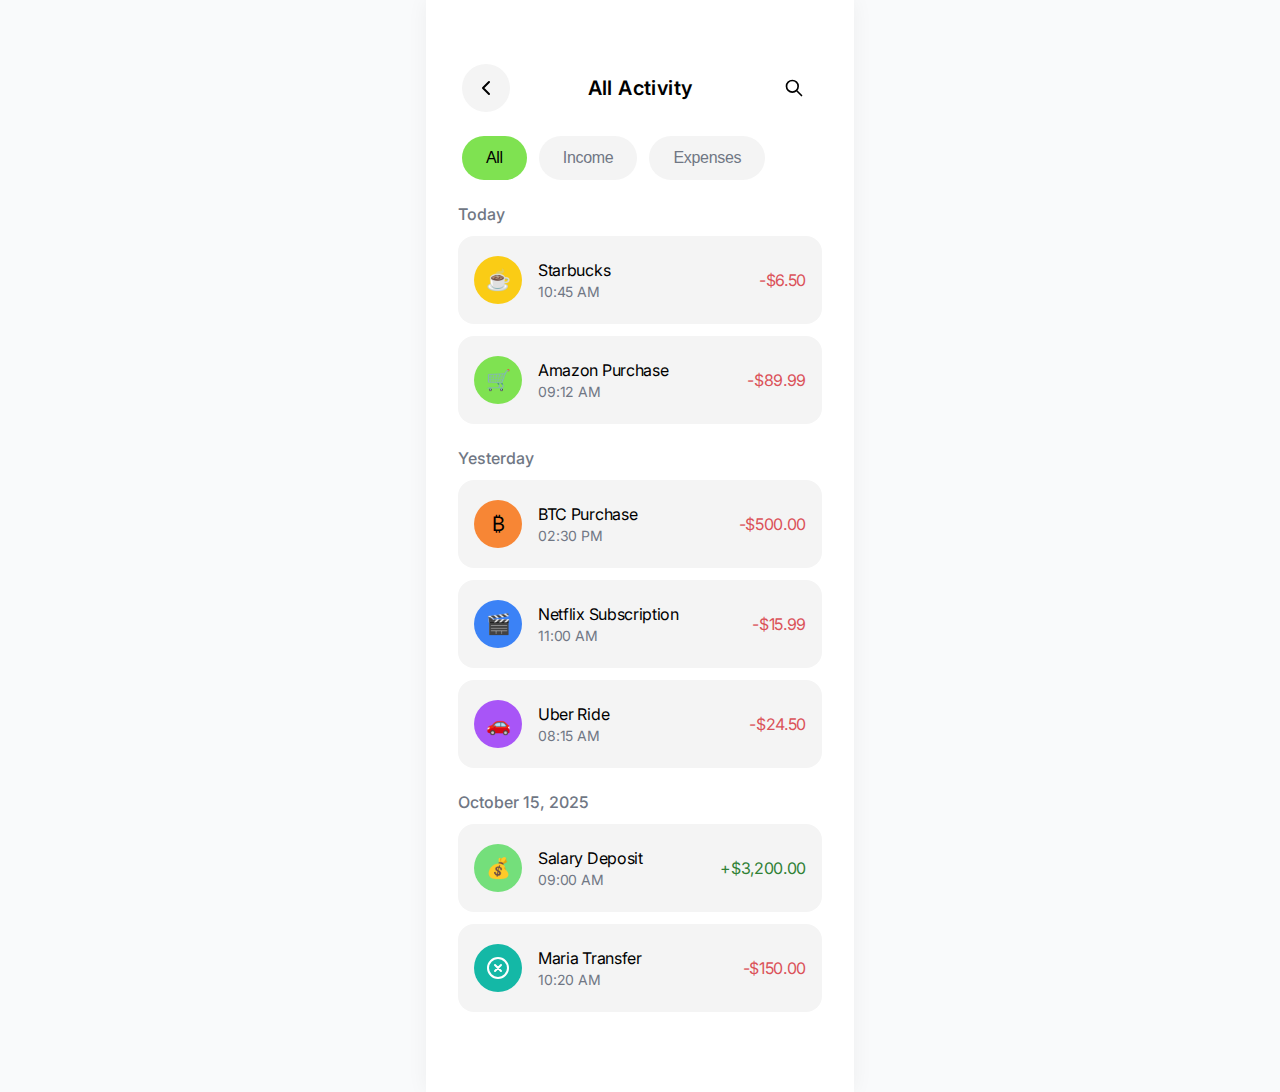
<file: activity.html>
<!DOCTYPE html>
<html lang="en">

<head>
    <meta charset="UTF-8">
    <meta name="viewport" content="width=device-width, initial-scale=1.0">
    <title>Activity - EZ-Banko</title>
    <link rel="preconnect" href="https://fonts.googleapis.com">
    <link rel="preconnect" href="https://fonts.gstatic.com" crossorigin>
    <link href="https://fonts.googleapis.com/css2?family=Inter:wght@400;500;600&display=swap" rel="stylesheet">
    <link rel="stylesheet" href="styles.css">
    <link rel="stylesheet" href="activity.css">
    <style>
        .activity-item {
            animation: none;
            /* Disable slide up animation for static list */
        }
    </style>
</head>

<body>
    <div class="app-wrapper">
        <div class="app-container">
            <!-- Header -->
            <header class="header subpage-header">
                <a href="index.html" class="icon-btn back-btn" aria-label="Go Back">
                    <svg width="24" height="24" viewBox="0 0 24 24" fill="none" xmlns="http://www.w3.org/2000/svg">
                        <path d="M15 18L9 12L15 6" stroke="var(--color-black)" stroke-width="2" stroke-linecap="round"
                            stroke-linejoin="round" />
                    </svg>
                </a>
                <div class="header-text">
                    <h1>All Activity</h1>
                </div>
                <button class="icon-btn" aria-label="Search">
                    <svg width="20" height="20" viewBox="0 0 24 24" fill="none" xmlns="http://www.w3.org/2000/svg">
                        <path
                            d="M21 21L15 15M17 10C17 13.866 13.866 17 10 17C6.13401 17 3 13.866 3 10C3 6.13401 6.13401 3 10 3C13.866 3 17 6.13401 17 10Z"
                            stroke="var(--color-black)" stroke-width="2" stroke-linecap="round"
                            stroke-linejoin="round" />
                    </svg>
                </button>
            </header>

            <!-- Filters -->
            <div class="card-filters activity-filters">
                <button class="pill active">All</button>
                <button class="pill">Income</button>
                <button class="pill">Expenses</button>
            </div>

            <!-- Activity List -->
            <section class="activity-full-list">

                <h3 class="date-header">Today</h3>
                <div class="activity-list">
                    <div class="activity-item">
                        <div class="activity-left">
                            <div class="activity-icon bg-yellow">
                                <span>☕</span>
                            </div>
                            <div class="activity-info">
                                <span class="activity-title">Starbucks</span>
                                <span class="activity-date">10:45 AM</span>
                            </div>
                        </div>
                        <div class="activity-amount negative">-$6.50</div>
                    </div>
                    <div class="activity-item">
                        <div class="activity-left">
                            <div class="activity-icon bg-green">
                                <span>🛒</span>
                            </div>
                            <div class="activity-info">
                                <span class="activity-title">Amazon Purchase</span>
                                <span class="activity-date">09:12 AM</span>
                            </div>
                        </div>
                        <div class="activity-amount negative">-$89.99</div>
                    </div>
                </div>

                <h3 class="date-header mt-24">Yesterday</h3>
                <div class="activity-list">
                    <div class="activity-item">
                        <div class="activity-left">
                            <div class="activity-icon bg-orange">
                                <span>₿</span>
                            </div>
                            <div class="activity-info">
                                <span class="activity-title">BTC Purchase</span>
                                <span class="activity-date">02:30 PM</span>
                            </div>
                        </div>
                        <div class="activity-amount negative">-$500.00</div>
                    </div>
                    <div class="activity-item">
                        <div class="activity-left">
                            <div class="activity-icon bg-blue">
                                <span>🎬</span>
                            </div>
                            <div class="activity-info">
                                <span class="activity-title">Netflix Subscription</span>
                                <span class="activity-date">11:00 AM</span>
                            </div>
                        </div>
                        <div class="activity-amount negative">-$15.99</div>
                    </div>
                    <div class="activity-item">
                        <div class="activity-left">
                            <div class="activity-icon bg-purple">
                                <span>🚗</span>
                            </div>
                            <div class="activity-info">
                                <span class="activity-title">Uber Ride</span>
                                <span class="activity-date">08:15 AM</span>
                            </div>
                        </div>
                        <div class="activity-amount negative">-$24.50</div>
                    </div>
                </div>

                <h3 class="date-header mt-24">October 15, 2025</h3>
                <div class="activity-list pb-40">
                    <div class="activity-item">
                        <div class="activity-left">
                            <div class="activity-icon bg-light-green">
                                <span>💰</span>
                            </div>
                            <div class="activity-info">
                                <span class="activity-title">Salary Deposit</span>
                                <span class="activity-date">09:00 AM</span>
                            </div>
                        </div>
                        <div class="activity-amount positive">+$3,200.00</div>
                    </div>
                    <div class="activity-item">
                        <div class="activity-left">
                            <div class="activity-icon bg-teal">
                                <svg width="24" height="24" viewBox="0 0 24 24" fill="none"
                                    xmlns="http://www.w3.org/2000/svg">
                                    <path
                                        d="M12 22C17.5228 22 22 17.5228 22 12C22 6.47715 17.5228 2 12 2C6.47715 2 2 6.47715 2 12C2 17.5228 6.47715 22 12 22Z"
                                        stroke="white" stroke-width="2" stroke-linecap="round"
                                        stroke-linejoin="round" />
                                    <path d="M15 9L9 15M9 9L15 15" stroke="white" stroke-width="2"
                                        stroke-linecap="round" stroke-linejoin="round" />
                                </svg>
                            </div>
                            <div class="activity-info">
                                <span class="activity-title">Maria Transfer</span>
                                <span class="activity-date">10:20 AM</span>
                            </div>
                        </div>
                        <div class="activity-amount negative">-$150.00</div>
                    </div>
                </div>

            </section>
        </div>
    </div>
</body>

</html>
</file>
<file: styles.css>
:root {
    --color-black: #000000;
    --color-white: #ffffff;
    --color-gray-500: #707784;
    --color-gray-200: #c6c8ce;
    --color-gray-100: #f4f4f4;
    --color-app-bg: #f9fafb;

    --color-green-700: #308136;
    --color-green-500: #7fe251;
    --color-green-400: #74df7b;
    --color-orange-500: #f78635;
    --color-red-400: #db5259;
}

* {
    box-sizing: border-box;
    margin: 0;
    padding: 0;
}

body {
    font-family: 'Inter', sans-serif;
    background-color: var(--color-white);
    color: var(--color-black);
    display: flex;
    justify-content: center;
    -webkit-font-smoothing: antialiased;
    -moz-osx-font-smoothing: grayscale;
}

.app-wrapper {
    background-color: var(--color-app-bg);
    width: 100%;
    min-height: 100vh;
    display: flex;
    justify-content: center;
}

.app-container {
    background-color: var(--color-white);
    width: 100%;
    max-width: 428px;
    min-height: 100vh;
    display: flex;
    flex-direction: column;
    padding-top: 64px;
    padding-bottom: 40px;
    box-shadow: 0 0 20px rgba(0, 0, 0, 0.05);
    /* Soft shadow for desktop preview context */
}

/* Header */
.header {
    display: flex;
    justify-content: space-between;
    align-items: center;
    padding: 0 36px;
    margin-bottom: 40px;
}

.header-text h1 {
    font-size: 28px;
    font-weight: 500;
    line-height: 36px;
    letter-spacing: 0.3955px;
}

.header-text p {
    color: var(--color-gray-500);
    font-size: 16px;
    line-height: 24px;
    letter-spacing: -0.3125px;
}

.header-actions {
    display: flex;
    gap: 12px;
}

.icon-btn {
    width: 48px;
    height: 48px;
    border-radius: 50%;
    border: none;
    background: transparent;
    cursor: pointer;
    display: flex;
    align-items: center;
    justify-content: center;
    transition: background-color 0.2s;
}

.icon-btn:hover {
    background-color: rgba(0, 0, 0, 0.05);
}

.icon-btn img {
    width: 20px;
    height: 22px;
}

/* Total Balance */
.total-balance {
    padding: 0 36px;
    margin-bottom: 40px;
    display: flex;
    flex-direction: column;
    gap: 8px;
}

.total-balance h2 {
    color: var(--color-gray-500);
    font-size: 16px;
    font-weight: 400;
    line-height: 24px;
    letter-spacing: -0.3125px;
}

.balance-amount {
    font-size: 48px;
    font-weight: 500;
    line-height: 48px;
    letter-spacing: 0.3516px;
}

/* Card Filters */
.card-filters {
    display: flex;
    gap: 12px;
    padding: 0 36px;
    overflow-x: auto;
    scrollbar-width: none;
    /* Firefox */
    margin-bottom: 24px;
}

.card-filters::-webkit-scrollbar {
    display: none;
    /* Chrome, Safari */
}

.pill {
    padding: 10px 24px;
    border-radius: 80px;
    border: none;
    font-size: 16px;
    line-height: 24px;
    letter-spacing: -0.3125px;
    cursor: pointer;
    white-space: nowrap;
    background-color: var(--color-gray-100);
    color: var(--color-gray-500);
    transition: all 0.2s;
}

.pill.active {
    background-color: var(--color-green-500);
    color: var(--color-black);
}

.pill:hover:not(.active) {
    background-color: #e8e8e8;
}

/* Main Card */
.main-card {
    margin: 0 36px 24px 36px;
    height: 224px;
    border-radius: 24px;
    background: linear-gradient(147.966deg, rgb(154, 230, 0) 0%, rgb(0, 188, 125) 100%);
    box-shadow: 0px 20px 25px -5px rgba(0, 0, 0, 0.1), 0px 8px 10px -6px rgba(0, 0, 0, 0.1);
    position: relative;
    overflow: hidden;
    transition: background 0.4s ease;
}

.card-bg-shape {
    position: absolute;
    background-color: var(--color-white);
    border-radius: 50%;
    opacity: 0.1;
}

.shape-top-right {
    width: 176px;
    height: 176px;
    top: -80px;
    right: -80px;
}

.shape-bottom-left {
    width: 144px;
    height: 144px;
    bottom: -64px;
    left: -64px;
}

.card-content {
    position: relative;
    height: 100%;
    padding: 28px;
    display: flex;
    flex-direction: column;
    justify-content: space-between;
    z-index: 1;
}

.card-top {
    display: flex;
    justify-content: space-between;
    align-items: flex-start;
}

.card-balance-info {
    display: flex;
    flex-direction: column;
    gap: 8px;
    color: var(--color-white);
}

.card-balance-info .card-label {
    font-size: 16px;
    line-height: 24px;
    opacity: 0.9;
    letter-spacing: -0.3125px;
}

.card-approx {
    font-size: 16px;
    line-height: 24px;
    letter-spacing: -0.3125px;
    opacity: 0.75;
}

.card-value {
    font-size: 36px;
    font-weight: 500;
    line-height: 40px;
    letter-spacing: 0.3691px;
}

.card-badge {
    display: flex;
    align-items: center;
    gap: 8px;
}

.badge-text {
    background: rgba(255, 255, 255, 0.2);
    padding: 6px 12px;
    border-radius: 80px;
    color: var(--color-white);
    font-size: 12px;
    line-height: 16px;
}

.card-icon {
    width: 24px;
    height: 24px;
}

.card-bottom {
    display: flex;
    justify-content: space-between;
    align-items: flex-end;
}

.card-number-info {
    display: flex;
    flex-direction: column;
    gap: 4px;
    color: var(--color-white);
}

.card-number-info .card-label {
    font-size: 12px;
    line-height: 20px;
    opacity: 0.75;
    letter-spacing: -0.1504px;
}

.card-number {
    font-size: 20px;
    line-height: 28px;
    letter-spacing: 0.5508px;
}

.card-logo {
    position: relative;
    width: 68px;
    height: 40px;
}

.circle {
    position: absolute;
    width: 40px;
    height: 40px;
    border-radius: 50%;
    top: 0;
}

.circle-left {
    background: rgba(255, 255, 255, 0.3);
    left: 0;
}

.circle-right {
    background: rgba(255, 255, 255, 0.5);
    left: 28px;
}

.btc-watermark {
    position: absolute;
    right: 0;
    /* right relative to card-logo container */
    bottom: -8px;
    width: 29.367px;
    height: 56.5px;
}

/* Pagination */
.pagination {
    display: flex;
    justify-content: center;
    gap: 8px;
    margin-bottom: 24px;
}

.dot {
    width: 8px;
    height: 8px;
    border-radius: 50%;
    background-color: var(--color-gray-200);
    transition: all 0.3s cubic-bezier(0.4, 0, 0.2, 1);
}

.dot.active {
    width: 32px;
    background-color: var(--color-green-500);
    border-radius: 80px;
}

/* Quick Actions */
.quick-actions {
    display: flex;
    justify-content: center;
    gap: 16px;
    padding: 0 36px;
    margin-bottom: 24px;
}

.action-btn {
    background-color: var(--color-gray-100);
    border: none;
    border-radius: 16px;
    width: 111px;
    height: 132px;
    display: flex;
    flex-direction: column;
    align-items: center;
    justify-content: center;
    gap: 12px;
    cursor: pointer;
    transition: transform 0.2s, background-color 0.2s;
}

.action-btn:hover {
    background-color: #ededed;
}

/* Add active press state to buttons and interactive elements */
.action-btn:active,
.pill:active,
.icon-btn:active,
.activity-item:active {
    transform: scale(0.95);
}

.action-icon {
    width: 56px;
    height: 56px;
    background-color: var(--color-green-500);
    border-radius: 50%;
    display: flex;
    align-items: center;
    justify-content: center;
}

.action-icon img {
    width: 24px;
    height: 24px;
}

.action-btn span {
    color: var(--color-gray-500);
    font-size: 16px;
    line-height: 24px;
    letter-spacing: -0.3125px;
}

/* Recent Activity */
.recent-activity {
    padding: 0 32px;
    display: flex;
    flex-direction: column;
    gap: 20px;
}

.activity-header {
    display: flex;
    justify-content: space-between;
    align-items: center;
}

.activity-header h3 {
    font-size: 20px;
    font-weight: 500;
    line-height: 28px;
    letter-spacing: -0.4492px;
    color: var(--color-black);
}

.see-all {
    color: var(--color-green-700);
    font-size: 16px;
    font-weight: 500;
    line-height: 24px;
    letter-spacing: -0.3125px;
    text-decoration: none;
}

.see-all:hover {
    text-decoration: underline;
}

.activity-list {
    display: flex;
    flex-direction: column;
    gap: 12px;
}

.activity-item {
    background-color: var(--color-gray-100);
    border-radius: 16px;
    padding: 0 16px;
    height: 88px;
    display: flex;
    justify-content: space-between;
    align-items: center;
    transition: background-color 0.2s, transform 0.2s;
    cursor: pointer;
    /* ensure smooth return to normal state */
}

.activity-item:hover {
    background-color: #efefef;
}

.activity-left {
    display: flex;
    align-items: center;
    gap: 16px;
}

.activity-icon {
    width: 48px;
    height: 48px;
    border-radius: 50%;
    display: flex;
    align-items: center;
    justify-content: center;
    font-size: 20px;
}

.bg-green {
    background-color: var(--color-green-500);
}

.bg-orange {
    background-color: var(--color-orange-500);
}

.bg-light-green {
    background-color: var(--color-green-400);
}

.activity-info {
    display: flex;
    flex-direction: column;
}

.activity-title {
    font-size: 16px;
    line-height: 24px;
    letter-spacing: -0.3125px;
    color: var(--color-black);
}

.activity-date {
    color: var(--color-gray-500);
    font-size: 14px;
    line-height: 20px;
    letter-spacing: -0.1504px;
}

.activity-amount {
    font-size: 16px;
    line-height: 24px;
    letter-spacing: -0.3125px;
}

.activity-amount.negative {
    color: var(--color-red-400);
}

.activity-amount.positive {
    color: var(--color-green-700);
}

/* Animations */
@keyframes slideUp {
    from {
        opacity: 0;
        transform: translateY(10px);
    }

    to {
        opacity: 1;
        transform: translateY(0);
    }
}

.activity-item {
    animation: slideUp 0.3s ease-out forwards;
}

.activity-item:nth-child(2) {
    animation-delay: 0.1s;
}

.activity-item:nth-child(3) {
    animation-delay: 0.2s;
}
</file>
<file: activity.css>
/* Activity Page Styles */

.activity-filters {
    margin-bottom: 24px;
}

.activity-full-list {
    padding: 0 32px;
    display: flex;
    flex-direction: column;
    overflow-y: auto;
    scrollbar-width: none;
}

.activity-full-list::-webkit-scrollbar {
    display: none;
}

.date-header {
    font-size: 16px;
    font-weight: 500;
    color: var(--color-gray-500);
    margin-bottom: 12px;
}

.mt-24 {
    margin-top: 24px;
}

.pb-40 {
    padding-bottom: 40px;
}

/* Extra icon colors for variety */
.bg-yellow {
    background-color: #FACC15;
}

.bg-blue {
    background-color: #3B82F6;
}

.bg-purple {
    background-color: #A855F7;
}

.bg-teal {
    background-color: #14B8A6;
}

.subpage-header {
    margin-bottom: 24px;
}

.subpage-header h1 {
    font-size: 20px;
    font-weight: 600;
    text-align: center;
}

.back-btn {
    background-color: var(--color-gray-100);
}
</file>
